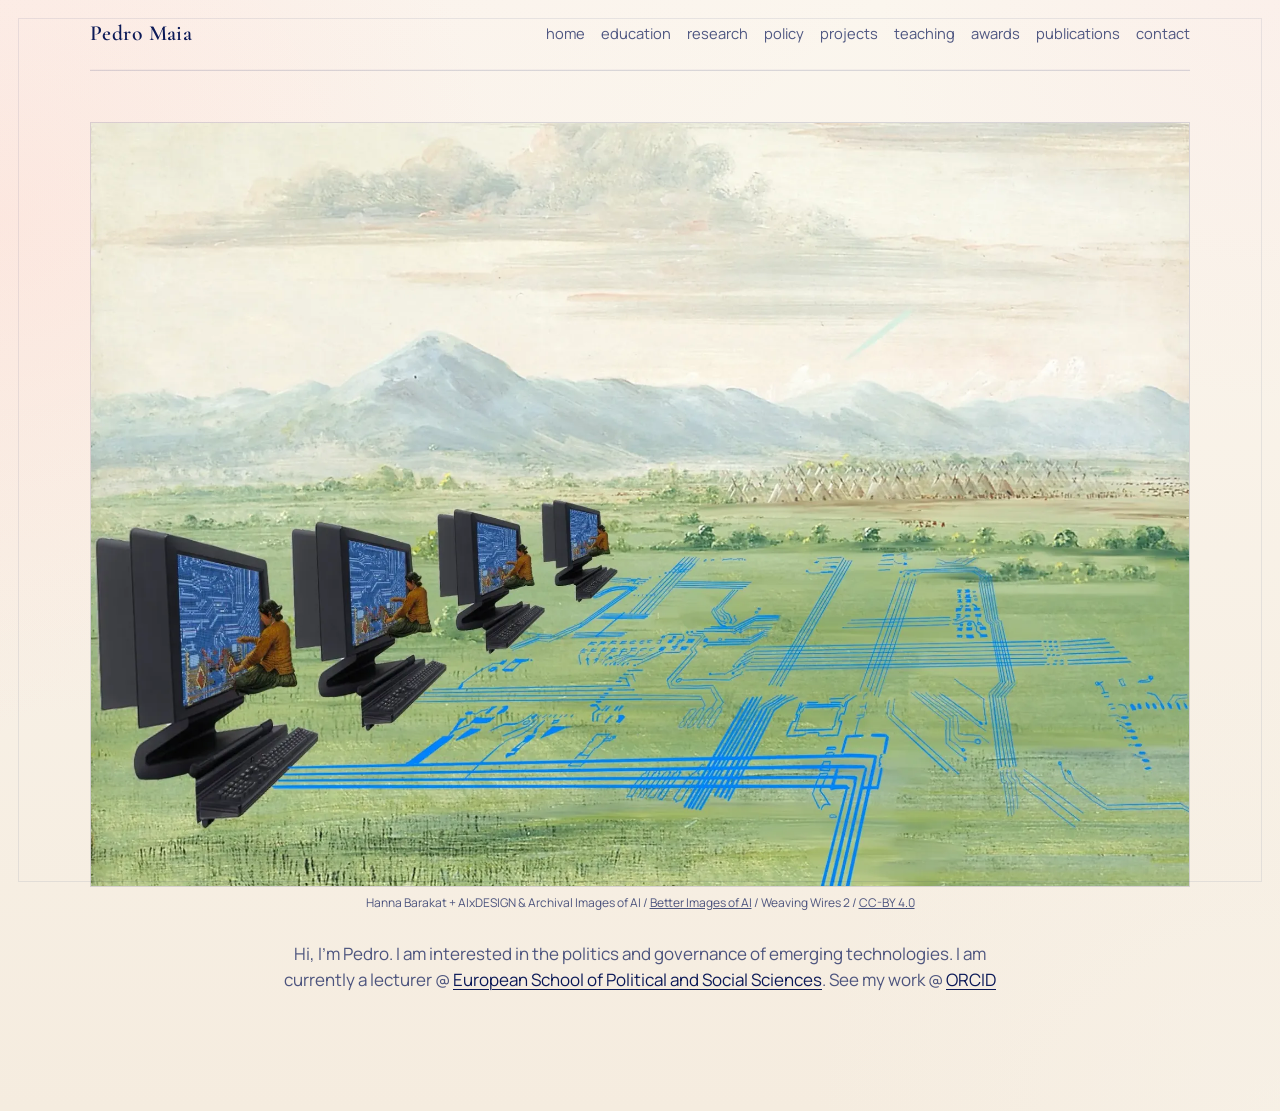
<file: index.html>
<!DOCTYPE html>
<html lang="en">
  <head>
    <meta charset="UTF-8" />
    <meta name="viewport" content="width=device-width, initial-scale=1.0" />
    <title>Pedro Maia | Researcher in Technology, Governance, and International Relations</title>
    <meta
      name="description"
      content="Pedro Maia is a researcher working on emerging technologies, governance, science diplomacy, political science, and international relations."
    />
    <meta
      name="keywords"
      content="Pedro Maia, emerging technologies, governance, science diplomacy, international relations, political science, AI governance, technology policy"
    />
    <meta
      name="google-site-verification"
      content="CUg67tlsT-c6dRMYlg2k17UfppJIGBoAP23Ik1HGSt8"
    />
    <meta name="author" content="Pedro Maia" />
    <meta name="robots" content="index, follow" />
    <link rel="canonical" href="https://pedrodsmaia.github.io/" />
    <meta property="og:type" content="website" />
    <meta property="og:title" content="Pedro Maia | Researcher in Technology, Governance, and International Relations" />
    <meta
      property="og:description"
      content="Pedro Maia is a researcher working on emerging technologies, governance, science diplomacy, political science, and international relations."
    />
    <meta property="og:url" content="https://pedrodsmaia.github.io/" />
    <meta property="og:image" content="https://pedrodsmaia.github.io/photo.jpeg" />
    <meta name="twitter:card" content="summary_large_image" />
    <meta name="twitter:title" content="Pedro Maia | Researcher in Technology, Governance, and International Relations" />
    <meta
      name="twitter:description"
      content="Pedro Maia is a researcher working on emerging technologies, governance, science diplomacy, political science, and international relations."
    />
    <meta name="twitter:image" content="https://pedrodsmaia.github.io/photo.jpeg" />
    <link rel="preconnect" href="https://fonts.googleapis.com" />
    <link rel="preconnect" href="https://fonts.gstatic.com" crossorigin />
    <link
      href="https://fonts.googleapis.com/css2?family=Cormorant+Garamond:wght@400;500;600;700&family=Manrope:wght@400;500;600;700&display=swap"
      rel="stylesheet"
    />
    <link rel="stylesheet" href="styles.css" />
    <script type="application/ld+json">
      {
        "@context": "https://schema.org",
        "@type": "Person",
        "name": "Pedro Maia",
        "url": "https://pedrodsmaia.github.io/",
        "image": "https://pedrodsmaia.github.io/photo.jpeg",
        "jobTitle": "Lecturer",
        "worksFor": [
          {
            "@type": "Organization",
            "name": "European School of Political and Social Sciences"
          }
        ],
        "sameAs": [
          "https://github.com/pedrodsmaia",
          "https://www.linkedin.com/in/pdsmaia/",
          "https://orcid.org/0000-0001-6933-3274"
        ],
        "email": [
          "mailto:pedrodsmaia@gmail.com"
        ],
        "knowsAbout": [
          "Emerging technologies",
          "Governance",
          "Science diplomacy",
          "International relations",
          "Political science",
          "AI governance"
        ]
      }
    </script>
  </head>
  <body>
    <div class="site-frame">
      <header class="site-header">
        <a class="site-name" href="index.html">Pedro Maia</a>
        <nav class="site-nav" aria-label="Main navigation">
          <a href="index.html">home</a>
          <a href="education.html">education</a>
          <a href="research.html">research</a>
          <a href="policy.html">policy</a>
          <a href="projects.html">projects</a>
          <a href="teaching.html">teaching</a>
          <a href="awards.html">awards</a>
          <a href="publications.html">publications</a>
          <a href="contact.html">contact</a>
        </nav>
      </header>

      <main id="top">
        <section class="hero">
          <div class="hero-copy">
            <figure class="home-figure">
              <img
                class="home-image"
                src="weaving-wires-2.webp"
                alt="Collage of a painted prairie landscape with mountains, where women weave at a row of computer monitors connected by blue circuit-board traces"
              />
              <figcaption class="image-credit">
                Hanna Barakat + AIxDESIGN &amp; Archival Images of AI /
                <a href="https://betterimagesofai.org">Better Images of AI</a> /
                Weaving Wires 2 /
                <a href="https://creativecommons.org/licenses/by/4.0/">CC-BY 4.0</a>
              </figcaption>
            </figure>
            <div class="home-intro">
              <p>
                Hi, I’m Pedro. I am interested in the politics and governance
                of emerging technologies. I am currently a lecturer @
                <a href="https://www.espol-lille.eu/">European School of Political and Social Sciences</a>.
                See my work @
                <a href="https://orcid.org/0000-0001-6933-3274">ORCID</a>
              </p>
            </div>
          </div>
        </section>
      </main>
    </div>

    <script src="script.js"></script>
  </body>
</html>
</file>
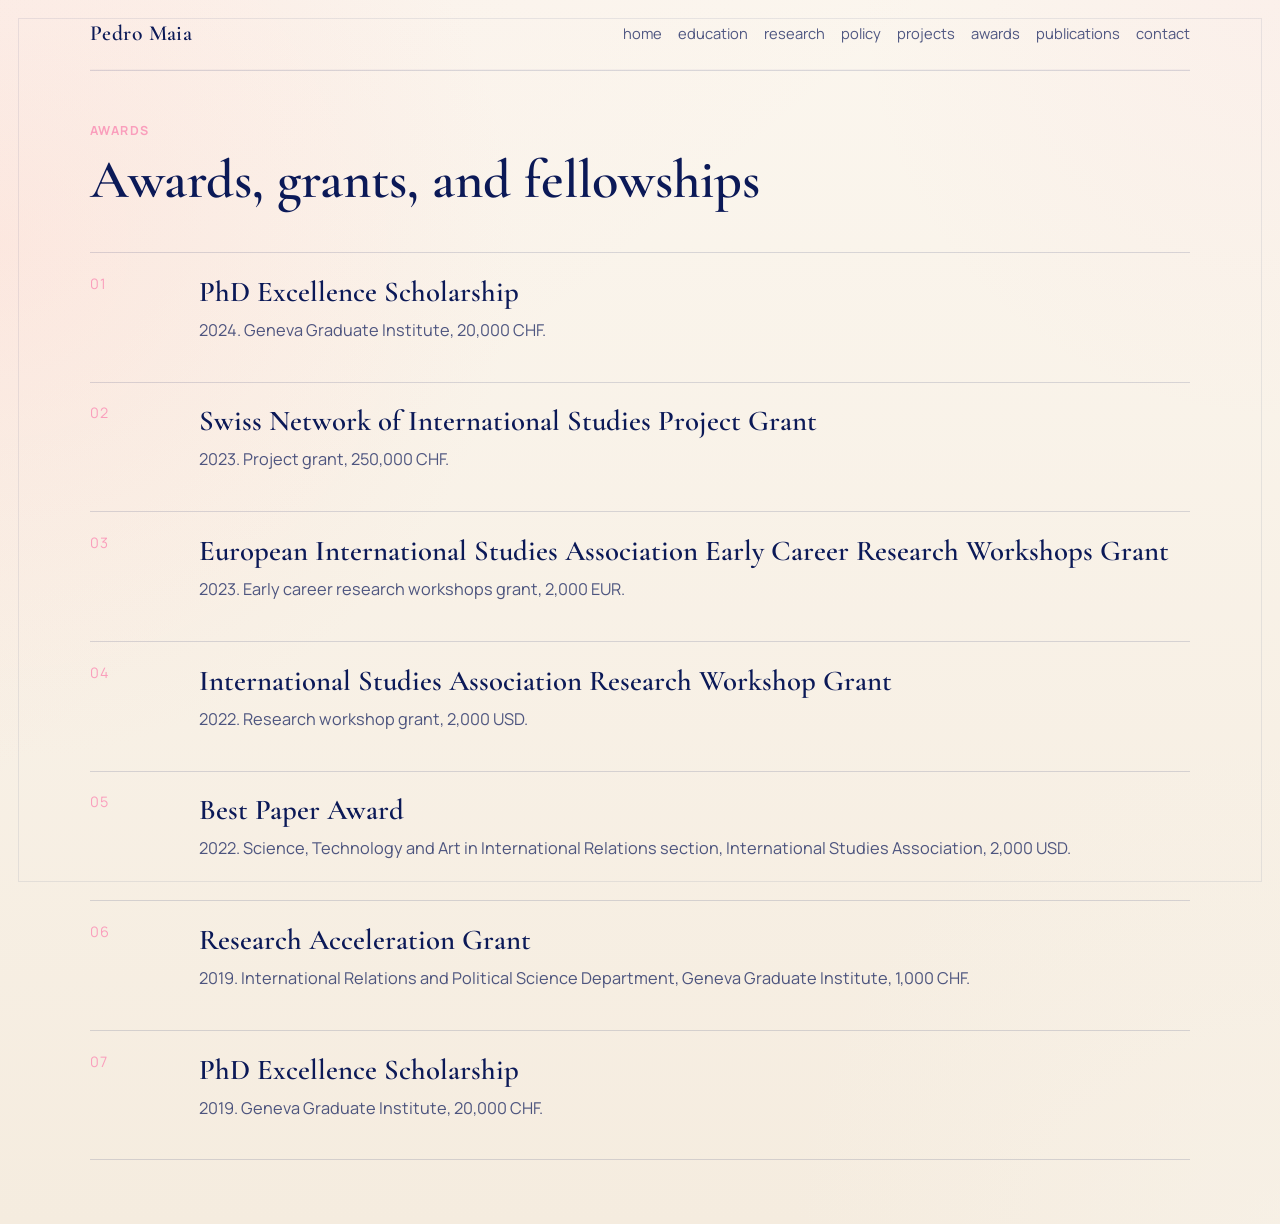
<file: awards.html>
<!DOCTYPE html>
<html lang="en">
  <head>
    <meta charset="UTF-8" />
    <meta name="viewport" content="width=device-width, initial-scale=1.0" />
    <title>Awards | Pedro Maia</title>
    <meta name="description" content="Awards, grants, and fellowships received by Pedro Maia." />
    <link rel="preconnect" href="https://fonts.googleapis.com" />
    <link rel="preconnect" href="https://fonts.gstatic.com" crossorigin />
    <link
      href="https://fonts.googleapis.com/css2?family=Cormorant+Garamond:wght@400;500;600;700&family=Manrope:wght@400;500;600;700&display=swap"
      rel="stylesheet"
    />
    <link rel="stylesheet" href="styles.css" />
  </head>
  <body>
    <div class="site-frame">
      <header class="site-header">
        <a class="site-name" href="index.html">Pedro Maia</a>
        <nav class="site-nav" aria-label="Main navigation">
          <a href="index.html">home</a>
          <a href="education.html">education</a>
          <a href="research.html">research</a>
          <a href="policy.html">policy</a>
          <a href="projects.html">projects</a>
          <a href="awards.html">awards</a>
          <a href="publications.html">publications</a>
          <a href="contact.html">contact</a>
        </nav>
      </header>

      <main>
        <section class="areas-section page-section">
          <div class="section-heading">
            <p class="section-kicker">Awards</p>
            <h2>Awards, grants, and fellowships</h2>
          </div>

          <div class="areas-list">
            <article class="area-item">
              <span class="area-number">01</span>
              <div>
                <h3>PhD Excellence Scholarship</h3>
                <p>2024. Geneva Graduate Institute, 20,000 CHF.</p>
              </div>
            </article>

            <article class="area-item">
              <span class="area-number">02</span>
              <div>
                <h3>Swiss Network of International Studies Project Grant</h3>
                <p>2023. Project grant, 250,000 CHF.</p>
              </div>
            </article>

            <article class="area-item">
              <span class="area-number">03</span>
              <div>
                <h3>European International Studies Association Early Career Research Workshops Grant</h3>
                <p>2023. Early career research workshops grant, 2,000 EUR.</p>
              </div>
            </article>

            <article class="area-item">
              <span class="area-number">04</span>
              <div>
                <h3>International Studies Association Research Workshop Grant</h3>
                <p>2022. Research workshop grant, 2,000 USD.</p>
              </div>
            </article>

            <article class="area-item">
              <span class="area-number">05</span>
              <div>
                <h3>Best Paper Award</h3>
                <p>2022. Science, Technology and Art in International Relations section, International Studies Association, 2,000 USD.</p>
              </div>
            </article>

            <article class="area-item">
              <span class="area-number">06</span>
              <div>
                <h3>Research Acceleration Grant</h3>
                <p>2019. International Relations and Political Science Department, Geneva Graduate Institute, 1,000 CHF.</p>
              </div>
            </article>

            <article class="area-item">
              <span class="area-number">07</span>
              <div>
                <h3>PhD Excellence Scholarship</h3>
                <p>2019. Geneva Graduate Institute, 20,000 CHF.</p>
              </div>
            </article>
          </div>
        </section>
      </main>
    </div>
  </body>
</html>
</file>
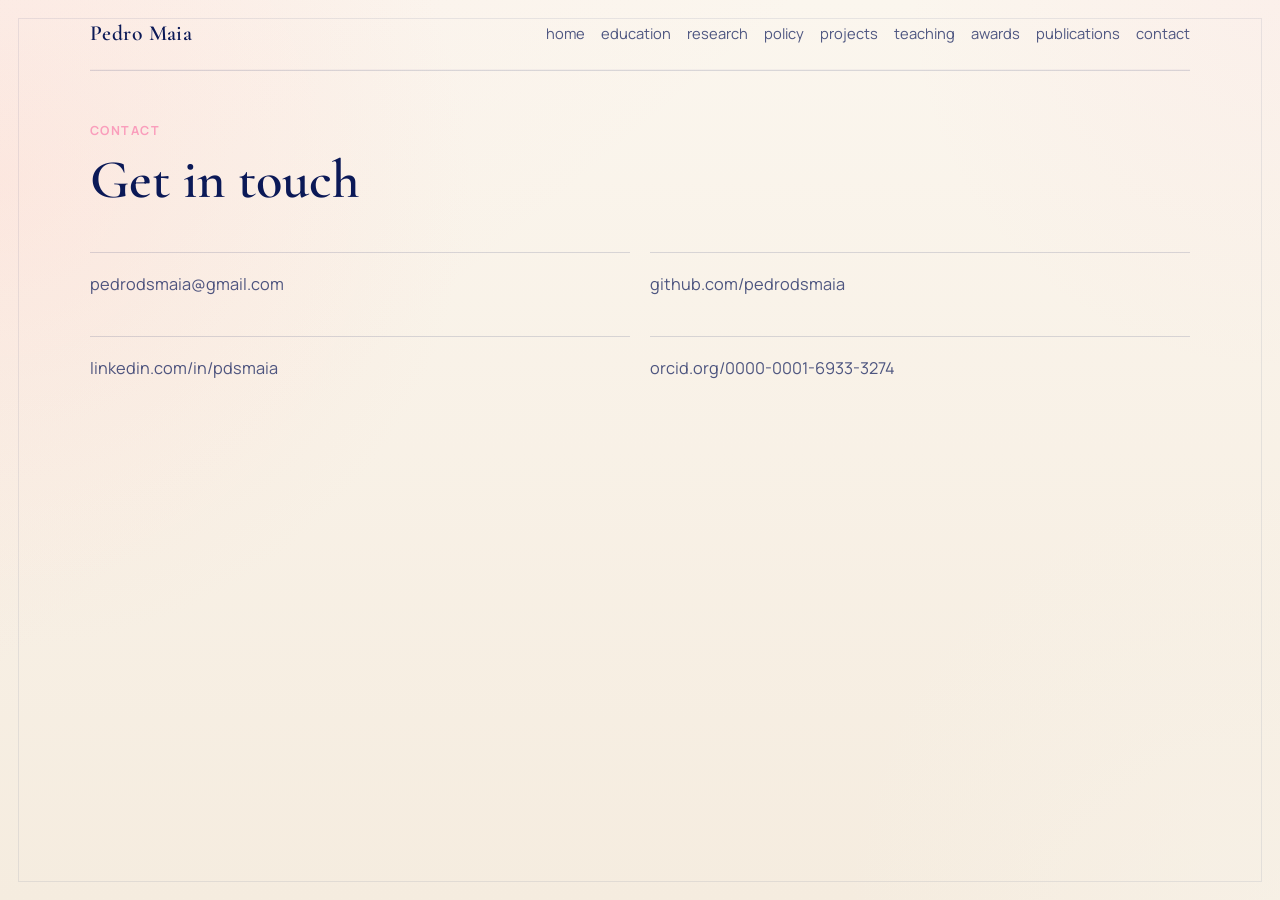
<file: contact.html>
<!DOCTYPE html>
<html lang="en">
  <head>
    <meta charset="UTF-8" />
    <meta name="viewport" content="width=device-width, initial-scale=1.0" />
    <title>Contact | Pedro Maia</title>
    <meta name="description" content="Contact links for Pedro Maia." />
    <link rel="preconnect" href="https://fonts.googleapis.com" />
    <link rel="preconnect" href="https://fonts.gstatic.com" crossorigin />
    <link
      href="https://fonts.googleapis.com/css2?family=Cormorant+Garamond:wght@400;500;600;700&family=Manrope:wght@400;500;600;700&display=swap"
      rel="stylesheet"
    />
    <link rel="stylesheet" href="styles.css" />
  </head>
  <body>
    <div class="site-frame">
      <header class="site-header">
        <a class="site-name" href="index.html">Pedro Maia</a>
        <nav class="site-nav" aria-label="Main navigation">
          <a href="index.html">home</a>
          <a href="education.html">education</a>
          <a href="research.html">research</a>
          <a href="policy.html">policy</a>
          <a href="projects.html">projects</a>
          <a href="teaching.html">teaching</a>
          <a href="awards.html">awards</a>
          <a href="publications.html">publications</a>
          <a href="contact.html">contact</a>
        </nav>
      </header>

      <main>
        <section class="contact-section page-section">
          <div class="section-heading">
            <p class="section-kicker">Contact</p>
            <h2>Get in touch</h2>
          </div>

          <div class="contact-grid">
            <a class="contact-link" href="mailto:pedrodsmaia@gmail.com"><span>pedrodsmaia@gmail.com</span></a>
            <a class="contact-link" href="https://github.com/pedrodsmaia"><span>github.com/pedrodsmaia</span></a>
            <a class="contact-link" href="https://www.linkedin.com/in/pdsmaia/"><span>linkedin.com/in/pdsmaia</span></a>
            <a class="contact-link" href="https://orcid.org/0000-0001-6933-3274"><span>orcid.org/0000-0001-6933-3274</span></a>
          </div>
        </section>
      </main>
    </div>
  </body>
</html>
</file>
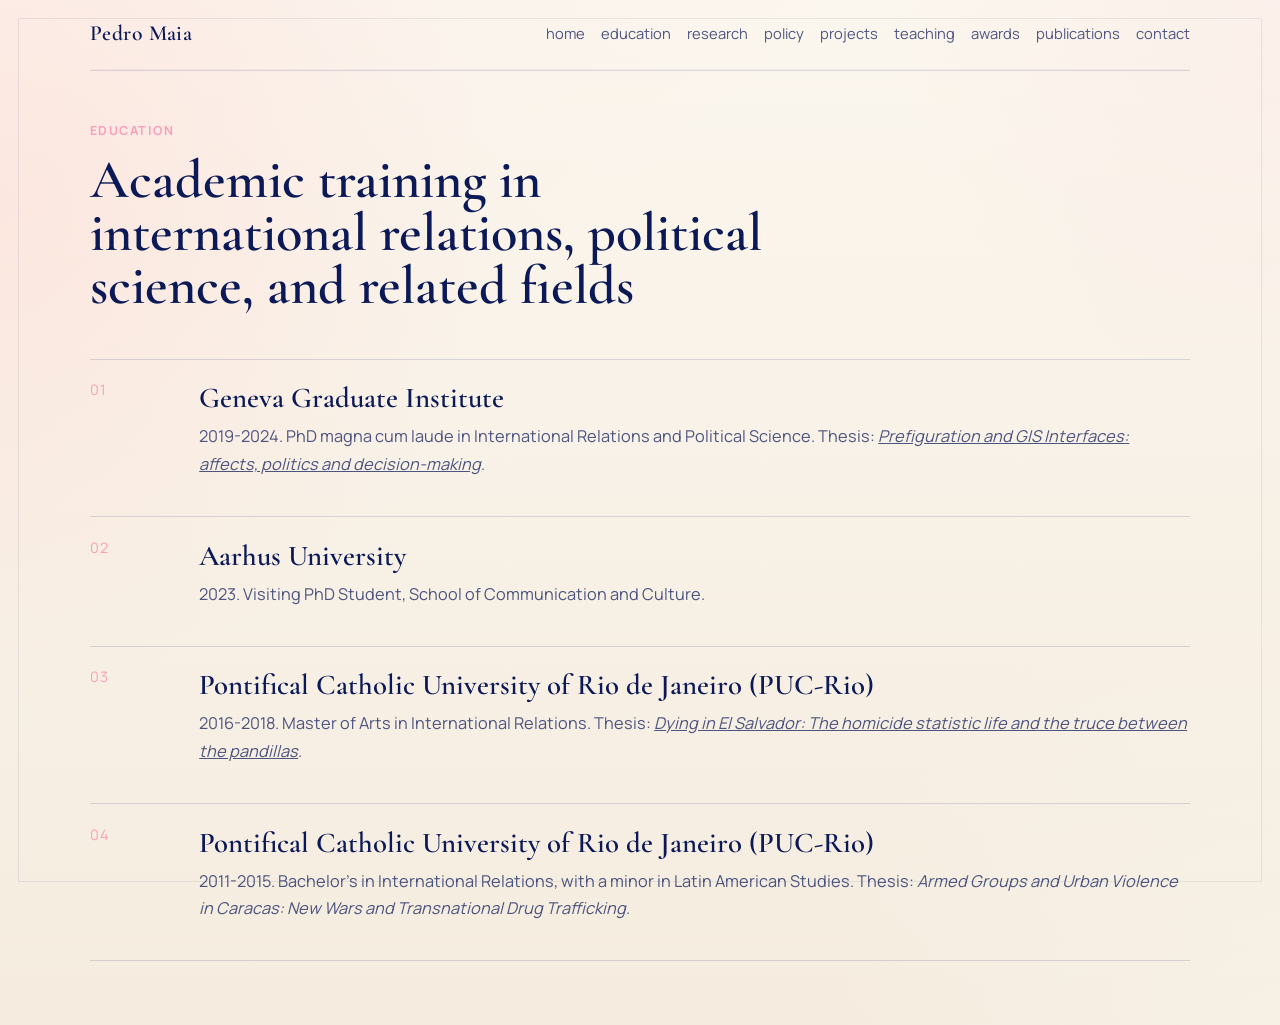
<file: education.html>
<!DOCTYPE html>
<html lang="en">
  <head>
    <meta charset="UTF-8" />
    <meta name="viewport" content="width=device-width, initial-scale=1.0" />
    <title>Education | Pedro Maia</title>
    <meta name="description" content="Education and academic training of Pedro Maia." />
    <link rel="preconnect" href="https://fonts.googleapis.com" />
    <link rel="preconnect" href="https://fonts.gstatic.com" crossorigin />
    <link
      href="https://fonts.googleapis.com/css2?family=Cormorant+Garamond:wght@400;500;600;700&family=Manrope:wght@400;500;600;700&display=swap"
      rel="stylesheet"
    />
    <link rel="stylesheet" href="styles.css" />
  </head>
  <body>
    <div class="site-frame">
      <header class="site-header">
        <a class="site-name" href="index.html">Pedro Maia</a>
        <nav class="site-nav" aria-label="Main navigation">
          <a href="index.html">home</a>
          <a href="education.html">education</a>
          <a href="research.html">research</a>
          <a href="policy.html">policy</a>
          <a href="projects.html">projects</a>
          <a href="teaching.html">teaching</a>
          <a href="awards.html">awards</a>
          <a href="publications.html">publications</a>
          <a href="contact.html">contact</a>
        </nav>
      </header>

      <main>
        <section class="areas-section page-section">
          <div class="section-heading">
            <p class="section-kicker">Education</p>
            <h2>Academic training in international relations, political science, and related fields</h2>
          </div>

          <div class="areas-list">
            <article class="area-item">
              <span class="area-number">01</span>
              <div>
                <h3>Geneva Graduate Institute</h3>
                <p>
                  2019-2024. PhD magna cum laude in International Relations and
                  Political Science. Thesis:
                  <a href="https://repository.graduateinstitute.ch/record/319896"><em>Prefiguration and GIS Interfaces: affects, politics and
                  decision-making</em></a>.
                </p>
              </div>
            </article>

            <article class="area-item">
              <span class="area-number">02</span>
              <div>
                <h3>Aarhus University</h3>
                <p>2023. Visiting PhD Student, School of Communication and Culture.</p>
              </div>
            </article>

            <article class="area-item">
              <span class="area-number">03</span>
              <div>
                <h3>Pontifical Catholic University of Rio de Janeiro (PUC-Rio)</h3>
                <p>
                  2016-2018. Master of Arts in International Relations. Thesis:
                  <a href="https://www.maxwell.vrac.puc-rio.br/35017/35017.PDF"><em>Dying in El Salvador: The homicide statistic life and the
                  truce between the pandillas</em></a>.
                </p>
              </div>
            </article>

            <article class="area-item">
              <span class="area-number">04</span>
              <div>
                <h3>Pontifical Catholic University of Rio de Janeiro (PUC-Rio)</h3>
                <p>
                  2011-2015. Bachelor's in International Relations, with a
                  minor in Latin American Studies. Thesis:
                  <em>Armed Groups and Urban Violence in Caracas: New Wars and
                  Transnational Drug Trafficking</em>.
                </p>
              </div>
            </article>
          </div>
        </section>
      </main>
    </div>
  </body>
</html>
</file>
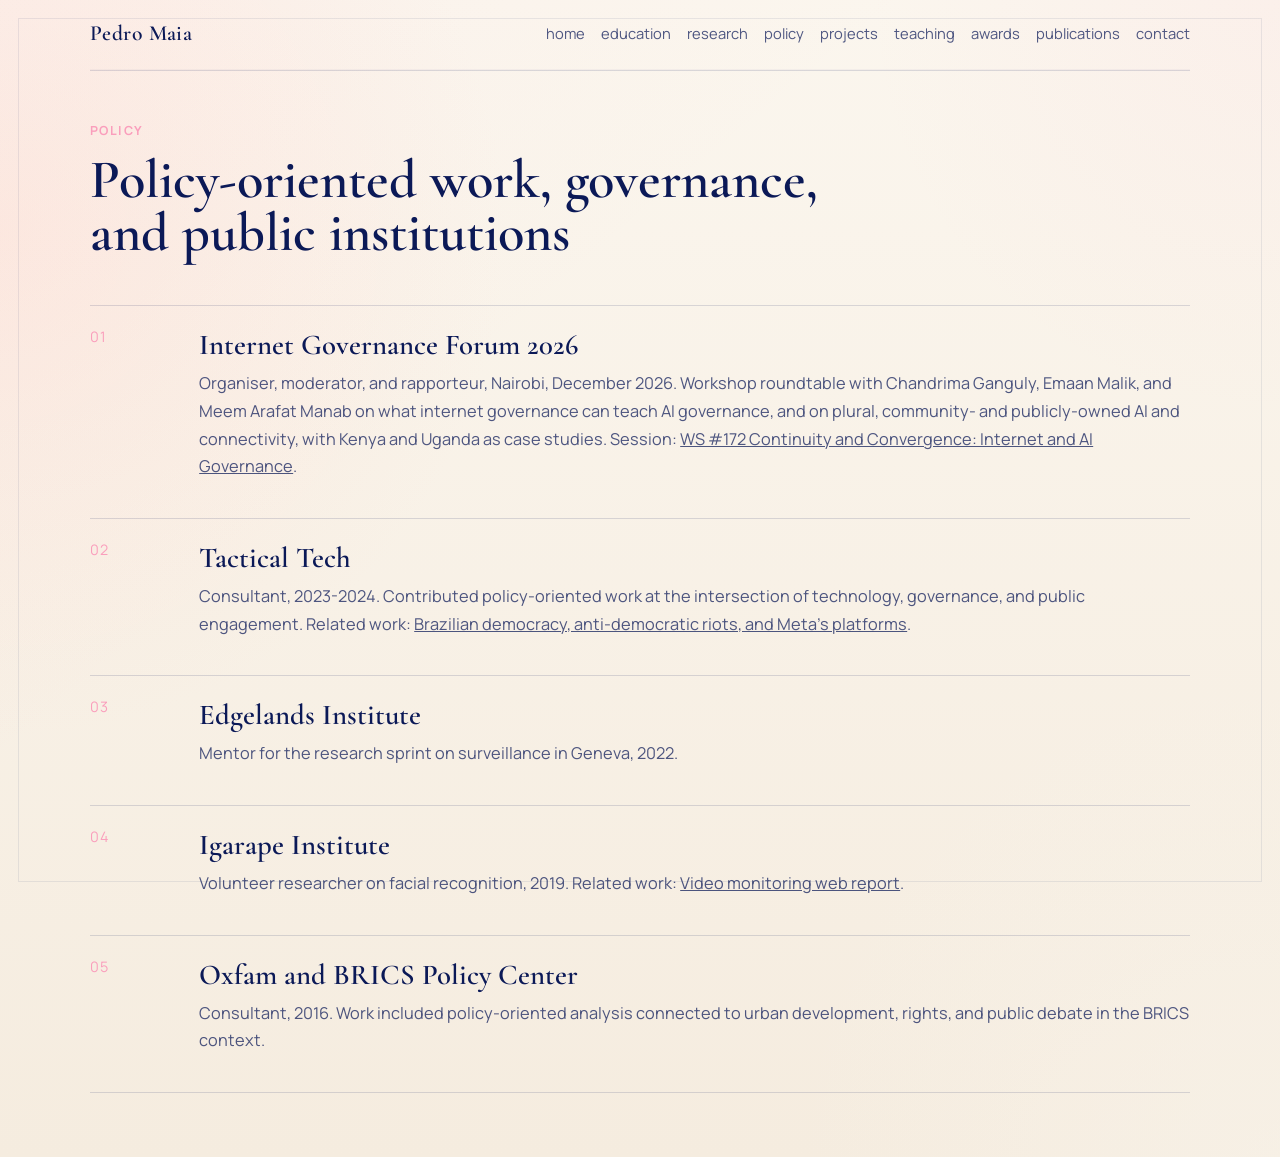
<file: policy.html>
<!DOCTYPE html>
<html lang="en">
  <head>
    <meta charset="UTF-8" />
    <meta name="viewport" content="width=device-width, initial-scale=1.0" />
    <title>Policy | Pedro Maia</title>
    <meta name="description" content="Policy-oriented work by Pedro Maia." />
    <link rel="preconnect" href="https://fonts.googleapis.com" />
    <link rel="preconnect" href="https://fonts.gstatic.com" crossorigin />
    <link
      href="https://fonts.googleapis.com/css2?family=Cormorant+Garamond:wght@400;500;600;700&family=Manrope:wght@400;500;600;700&display=swap"
      rel="stylesheet"
    />
    <link rel="stylesheet" href="styles.css" />
  </head>
  <body>
    <div class="site-frame">
      <header class="site-header">
        <a class="site-name" href="index.html">Pedro Maia</a>
        <nav class="site-nav" aria-label="Main navigation">
          <a href="index.html">home</a>
          <a href="education.html">education</a>
          <a href="research.html">research</a>
          <a href="policy.html">policy</a>
          <a href="projects.html">projects</a>
          <a href="teaching.html">teaching</a>
          <a href="awards.html">awards</a>
          <a href="publications.html">publications</a>
          <a href="contact.html">contact</a>
        </nav>
      </header>

      <main>
        <section class="areas-section page-section">
          <div class="section-heading">
            <p class="section-kicker">Policy</p>
            <h2>Policy-oriented work, governance, and public institutions</h2>
          </div>

          <div class="areas-list">
            <article class="area-item">
              <span class="area-number">01</span>
              <div>
                <h3>Internet Governance Forum 2026</h3>
                <p>Organiser, moderator, and rapporteur, Nairobi, December 2026. Workshop roundtable with Chandrima Ganguly, Emaan Malik, and Meem Arafat Manab on what internet governance can teach AI governance, and on plural, community- and publicly-owned AI and connectivity, with Kenya and Uganda as case studies. Session: <a href="https://intgovforum.org/en/content/igf-2026-ws-172-continuity-and-convergence-internet-and-ai-governance">WS #172 Continuity and Convergence: Internet and AI Governance</a>.</p>
              </div>
            </article>
            <article class="area-item">
              <span class="area-number">02</span>
              <div>
                <h3>Tactical Tech</h3>
                <p>Consultant, 2023-2024. Contributed policy-oriented work at the intersection of technology, governance, and public engagement. Related work: <a href="https://influenceindustry.org/en/explorer/case-studies/brazil-elections-meta-platforms/">Brazilian democracy, anti-democratic riots, and Meta's platforms</a>.</p>
              </div>
            </article>
            <article class="area-item">
              <span class="area-number">03</span>
              <div>
                <h3>Edgelands Institute</h3>
                <p>Mentor for the research sprint on surveillance in Geneva, 2022.</p>
              </div>
            </article>
            <article class="area-item">
              <span class="area-number">04</span>
              <div>
                <h3>Igarape Institute</h3>
                <p>Volunteer researcher on facial recognition, 2019. Related work: <a href="https://igarape.org.br/videomonitoramento-webreport/">Video monitoring web report</a>.</p>
              </div>
            </article>
            <article class="area-item">
              <span class="area-number">05</span>
              <div>
                <h3>Oxfam and BRICS Policy Center</h3>
                <p>Consultant, 2016. Work included policy-oriented analysis connected to urban development, rights, and public debate in the BRICS context.</p>
              </div>
            </article>
          </div>
        </section>
      </main>
    </div>
  </body>
</html>
</file>
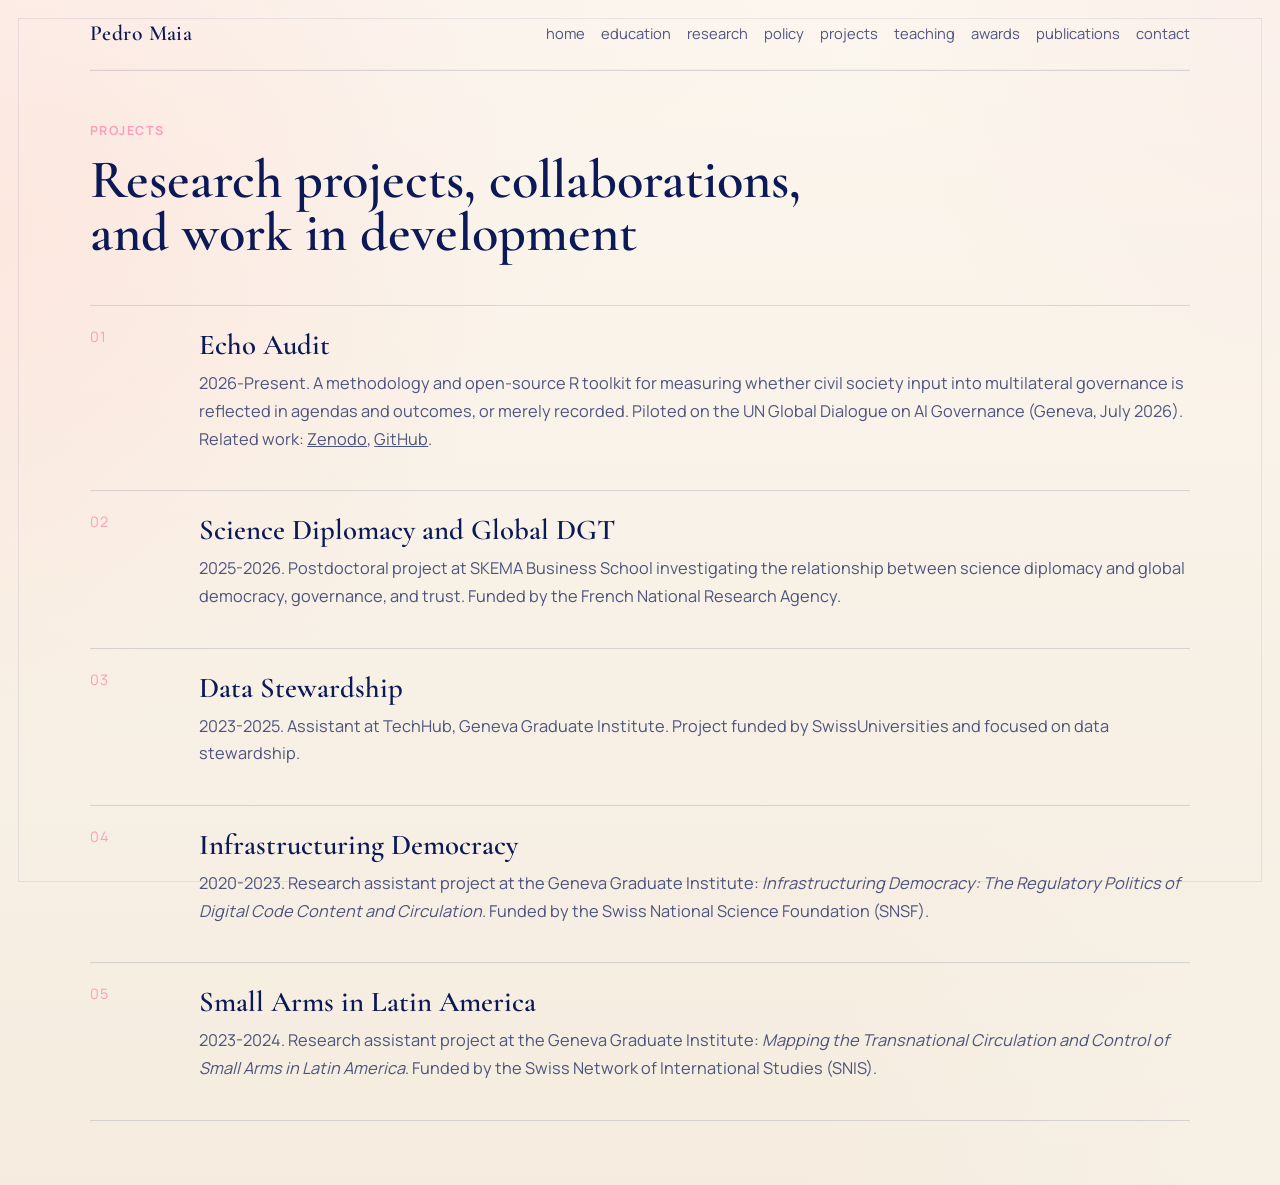
<file: projects.html>
<!DOCTYPE html>
<html lang="en">
  <head>
    <meta charset="UTF-8" />
    <meta name="viewport" content="width=device-width, initial-scale=1.0" />
    <title>Projects | Pedro Maia</title>
    <meta name="description" content="Research projects and collaborations by Pedro Maia." />
    <link rel="preconnect" href="https://fonts.googleapis.com" />
    <link rel="preconnect" href="https://fonts.gstatic.com" crossorigin />
    <link
      href="https://fonts.googleapis.com/css2?family=Cormorant+Garamond:wght@400;500;600;700&family=Manrope:wght@400;500;600;700&display=swap"
      rel="stylesheet"
    />
    <link rel="stylesheet" href="styles.css" />
  </head>
  <body>
    <div class="site-frame">
      <header class="site-header">
        <a class="site-name" href="index.html">Pedro Maia</a>
        <nav class="site-nav" aria-label="Main navigation">
          <a href="index.html">home</a>
          <a href="education.html">education</a>
          <a href="research.html">research</a>
          <a href="policy.html">policy</a>
          <a href="projects.html">projects</a>
          <a href="teaching.html">teaching</a>
          <a href="awards.html">awards</a>
          <a href="publications.html">publications</a>
          <a href="contact.html">contact</a>
        </nav>
      </header>

      <main>
        <section class="areas-section page-section">
          <div class="section-heading">
            <p class="section-kicker">Projects</p>
            <h2>Research projects, collaborations, and work in development</h2>
          </div>

          <div class="areas-list">
            <article class="area-item">
              <span class="area-number">01</span>
              <div>
                <h3>Echo Audit</h3>
                <p>2026-Present. A methodology and open-source R toolkit for measuring whether civil society input into multilateral governance is reflected in agendas and outcomes, or merely recorded. Piloted on the UN Global Dialogue on AI Governance (Geneva, July 2026). Related work: <a href="https://doi.org/10.5281/zenodo.22643933">Zenodo</a>, <a href="https://github.com/pedrodsmaia/echo">GitHub</a>.</p>
              </div>
            </article>
            <article class="area-item">
              <span class="area-number">02</span>
              <div>
                <h3>Science Diplomacy and Global DGT</h3>
                <p>2025-2026. Postdoctoral project at SKEMA Business School investigating the relationship between science diplomacy and global democracy, governance, and trust. Funded by the French National Research Agency.</p>
              </div>
            </article>
            <article class="area-item">
              <span class="area-number">03</span>
              <div>
                <h3>Data Stewardship</h3>
                <p>2023-2025. Assistant at TechHub, Geneva Graduate Institute. Project funded by SwissUniversities and focused on data stewardship.</p>
              </div>
            </article>
            <article class="area-item">
              <span class="area-number">04</span>
              <div>
                <h3>Infrastructuring Democracy</h3>
                <p>2020-2023. Research assistant project at the Geneva Graduate Institute: <em>Infrastructuring Democracy: The Regulatory Politics of Digital Code Content and Circulation</em>. Funded by the Swiss National Science Foundation (SNSF).</p>
              </div>
            </article>
            <article class="area-item">
              <span class="area-number">05</span>
              <div>
                <h3>Small Arms in Latin America</h3>
                <p>2023-2024. Research assistant project at the Geneva Graduate Institute: <em>Mapping the Transnational Circulation and Control of Small Arms in Latin America</em>. Funded by the Swiss Network of International Studies (SNIS).</p>
              </div>
            </article>
          </div>
        </section>
      </main>
    </div>
  </body>
</html>
</file>
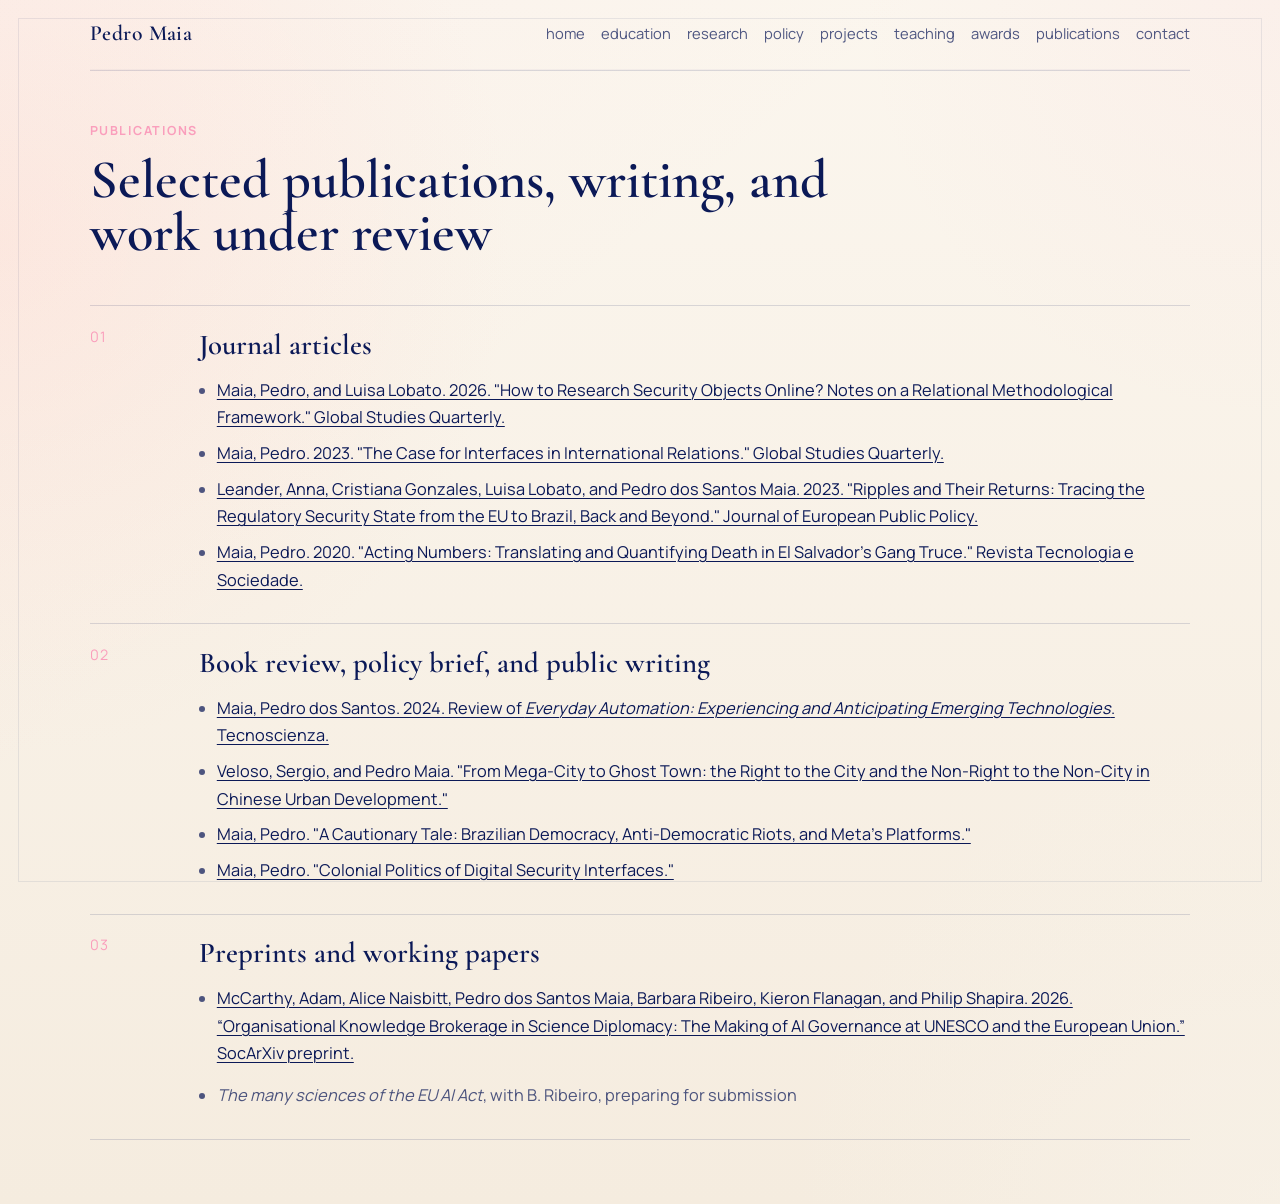
<file: publications.html>
<!DOCTYPE html>
<html lang="en">
  <head>
    <meta charset="UTF-8" />
    <meta name="viewport" content="width=device-width, initial-scale=1.0" />
    <title>Publications | Pedro Maia</title>
    <meta name="description" content="Selected publications, writing, and works under review by Pedro Maia." />
    <link rel="preconnect" href="https://fonts.googleapis.com" />
    <link rel="preconnect" href="https://fonts.gstatic.com" crossorigin />
    <link
      href="https://fonts.googleapis.com/css2?family=Cormorant+Garamond:wght@400;500;600;700&family=Manrope:wght@400;500;600;700&display=swap"
      rel="stylesheet"
    />
    <link rel="stylesheet" href="styles.css" />
  </head>
  <body>
    <div class="site-frame">
      <header class="site-header">
        <a class="site-name" href="index.html">Pedro Maia</a>
        <nav class="site-nav" aria-label="Main navigation">
          <a href="index.html">home</a>
          <a href="education.html">education</a>
          <a href="research.html">research</a>
          <a href="policy.html">policy</a>
          <a href="projects.html">projects</a>
          <a href="teaching.html">teaching</a>
          <a href="awards.html">awards</a>
          <a href="publications.html">publications</a>
          <a href="contact.html">contact</a>
        </nav>
      </header>

      <main>
        <section class="areas-section page-section">
          <div class="section-heading">
            <p class="section-kicker">Publications</p>
            <h2>Selected publications, writing, and work under review</h2>
          </div>

          <div class="areas-list">
            <article class="area-item">
              <span class="area-number">01</span>
              <div>
                <h3>Journal articles</h3>
                <ul class="link-list">
                  <li><a href="https://doi.org/10.1093/isagsq/ksag129">Maia, Pedro, and Luisa Lobato. 2026. "How to Research Security Objects Online? Notes on a Relational Methodological Framework." Global Studies Quarterly.</a></li>
                  <li><a href="https://doi.org/10.1093/isagsq/ksad054">Maia, Pedro. 2023. "The Case for Interfaces in International Relations." Global Studies Quarterly.</a></li>
                  <li><a href="https://doi.org/10.1080/13501763.2023.2174583">Leander, Anna, Cristiana Gonzales, Luisa Lobato, and Pedro dos Santos Maia. 2023. "Ripples and Their Returns: Tracing the Regulatory Security State from the EU to Brazil, Back and Beyond." Journal of European Public Policy.</a></li>
                  <li><a href="https://doi.org/10.3895/rts.v16n39.10104">Maia, Pedro. 2020. "Acting Numbers: Translating and Quantifying Death in El Salvador's Gang Truce." Revista Tecnologia e Sociedade.</a></li>
                </ul>
              </div>
            </article>
            <article class="area-item">
              <span class="area-number">02</span>
              <div>
                <h3>Book review, policy brief, and public writing</h3>
                <ul class="link-list">
                  <li><a href="https://doi.org/10.6092/issn.2038-3460/18597">Maia, Pedro dos Santos. 2024. Review of <em>Everyday Automation: Experiencing and Anticipating Emerging Technologies</em>. Tecnoscienza.</a></li>
                  <li><a href="https://www.academia.edu/download/40718487/selection.pdf">Veloso, Sergio, and Pedro Maia. "From Mega-City to Ghost Town: the Right to the City and the Non-Right to the Non-City in Chinese Urban Development."</a></li>
                  <li><a href="https://influenceindustry.org/en/explorer/case-studies/brazil-elections-meta-platforms/">Maia, Pedro. "A Cautionary Tale: Brazilian Democracy, Anti-Democratic Riots, and Meta's Platforms."</a></li>
                  <li><a href="https://www.e-ir.info/2020/03/17/colonial-politics-of-digital-security-interfaces/">Maia, Pedro. "Colonial Politics of Digital Security Interfaces."</a></li>
                </ul>
              </div>
            </article>
            <article class="area-item">
              <span class="area-number">03</span>
              <div>
                <h3>Preprints and working papers</h3>
                <ul class="link-list">
                  <li><a href="https://doi.org/10.31235/osf.io/9h8ks_v1">McCarthy, Adam, Alice Naisbitt, Pedro dos Santos Maia, Barbara Ribeiro, Kieron Flanagan, and Philip Shapira. 2026. &ldquo;Organisational Knowledge Brokerage in Science Diplomacy: The Making of AI Governance at UNESCO and the European Union.&rdquo; SocArXiv preprint.</a></li>
                </ul>
                <ul class="detail-list">
                  <li><em>The many sciences of the EU AI Act</em>, with B. Ribeiro, preparing for submission</li>
                </ul>
              </div>
            </article>
          </div>
        </section>
      </main>
    </div>
  </body>
</html>
</file>
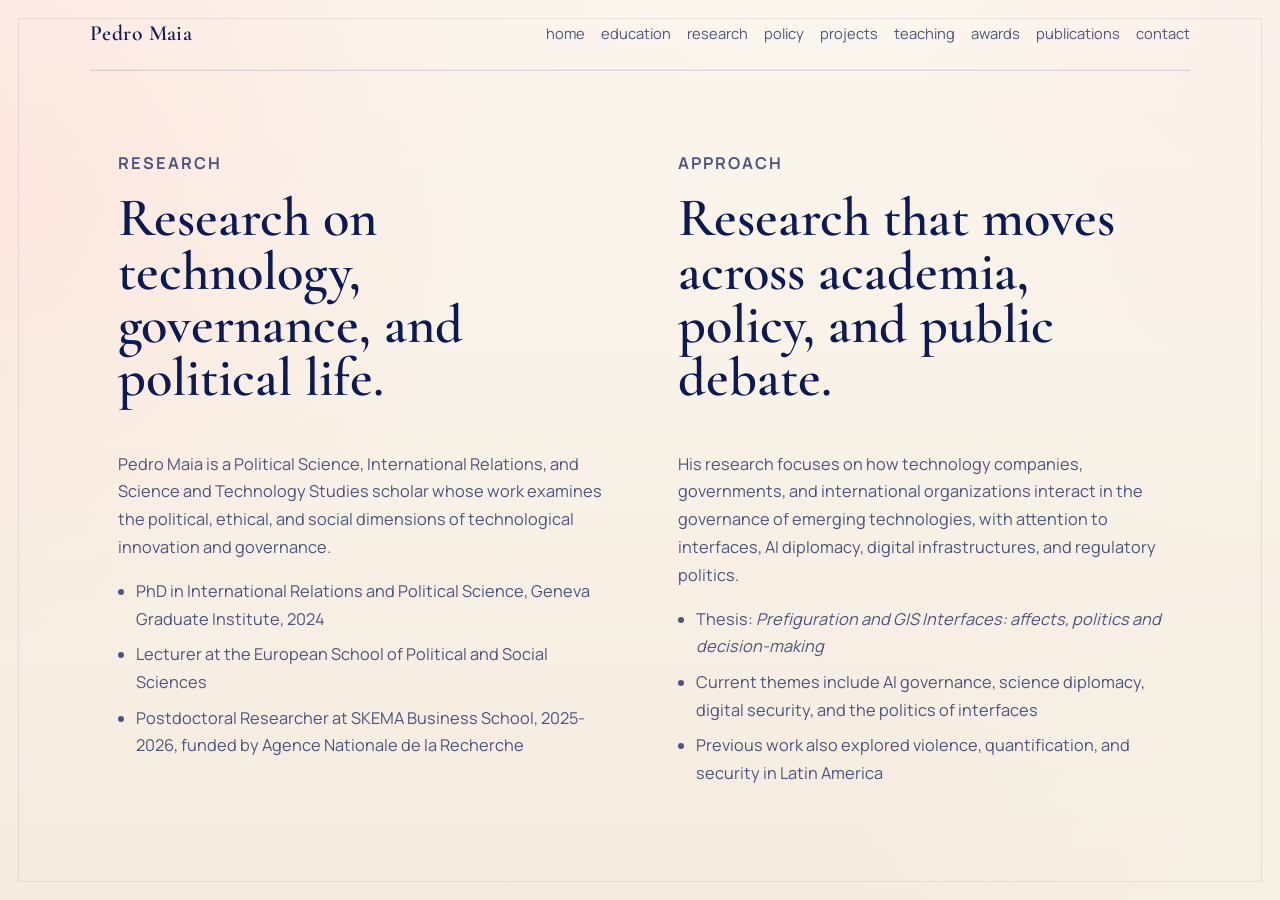
<file: research.html>
<!DOCTYPE html>
<html lang="en">
  <head>
    <meta charset="UTF-8" />
    <meta name="viewport" content="width=device-width, initial-scale=1.0" />
    <title>Research | Pedro Maia</title>
    <meta name="description" content="Research by Pedro Maia on emerging technologies, governance, international relations, and political life." />
    <link rel="preconnect" href="https://fonts.googleapis.com" />
    <link rel="preconnect" href="https://fonts.gstatic.com" crossorigin />
    <link
      href="https://fonts.googleapis.com/css2?family=Cormorant+Garamond:wght@400;500;600;700&family=Manrope:wght@400;500;600;700&display=swap"
      rel="stylesheet"
    />
    <link rel="stylesheet" href="styles.css" />
  </head>
  <body>
    <div class="site-frame">
      <header class="site-header">
        <a class="site-name" href="index.html">Pedro Maia</a>
        <nav class="site-nav" aria-label="Main navigation">
          <a href="index.html">home</a>
          <a href="education.html">education</a>
          <a href="research.html">research</a>
          <a href="policy.html">policy</a>
          <a href="projects.html">projects</a>
          <a href="teaching.html">teaching</a>
          <a href="awards.html">awards</a>
          <a href="publications.html">publications</a>
          <a href="contact.html">contact</a>
        </nav>
      </header>

      <main>
        <section class="intro-grid page-section" id="research">
          <article class="intro-card">
            <p class="section-kicker">Research</p>
            <h2>Research on technology, governance, and political life.</h2>
            <p>
              Pedro Maia is a Political Science, International Relations, and
              Science and Technology Studies scholar whose work examines the
              political, ethical, and social dimensions of technological
              innovation and governance.
            </p>
            <ul class="detail-list">
              <li>PhD in International Relations and Political Science, Geneva Graduate Institute, 2024</li>
              <li>Lecturer at the European School of Political and Social Sciences</li>
              <li>Postdoctoral Researcher at SKEMA Business School, 2025-2026, funded by Agence Nationale de la Recherche</li>
            </ul>
          </article>

          <article class="intro-card">
            <p class="section-kicker">Approach</p>
            <h2>Research that moves across academia, policy, and public debate.</h2>
            <p>
              His research focuses on how technology companies, governments,
              and international organizations interact in the governance of
              emerging technologies, with attention to interfaces, AI
              diplomacy, digital infrastructures, and regulatory politics.
            </p>
            <ul class="detail-list">
              <li>Thesis: <em>Prefiguration and GIS Interfaces: affects, politics and decision-making</em></li>
              <li>Current themes include AI governance, science diplomacy, digital security, and the politics of interfaces</li>
              <li>Previous work also explored violence, quantification, and security in Latin America</li>
            </ul>
          </article>
        </section>
      </main>
    </div>
  </body>
</html>
</file>
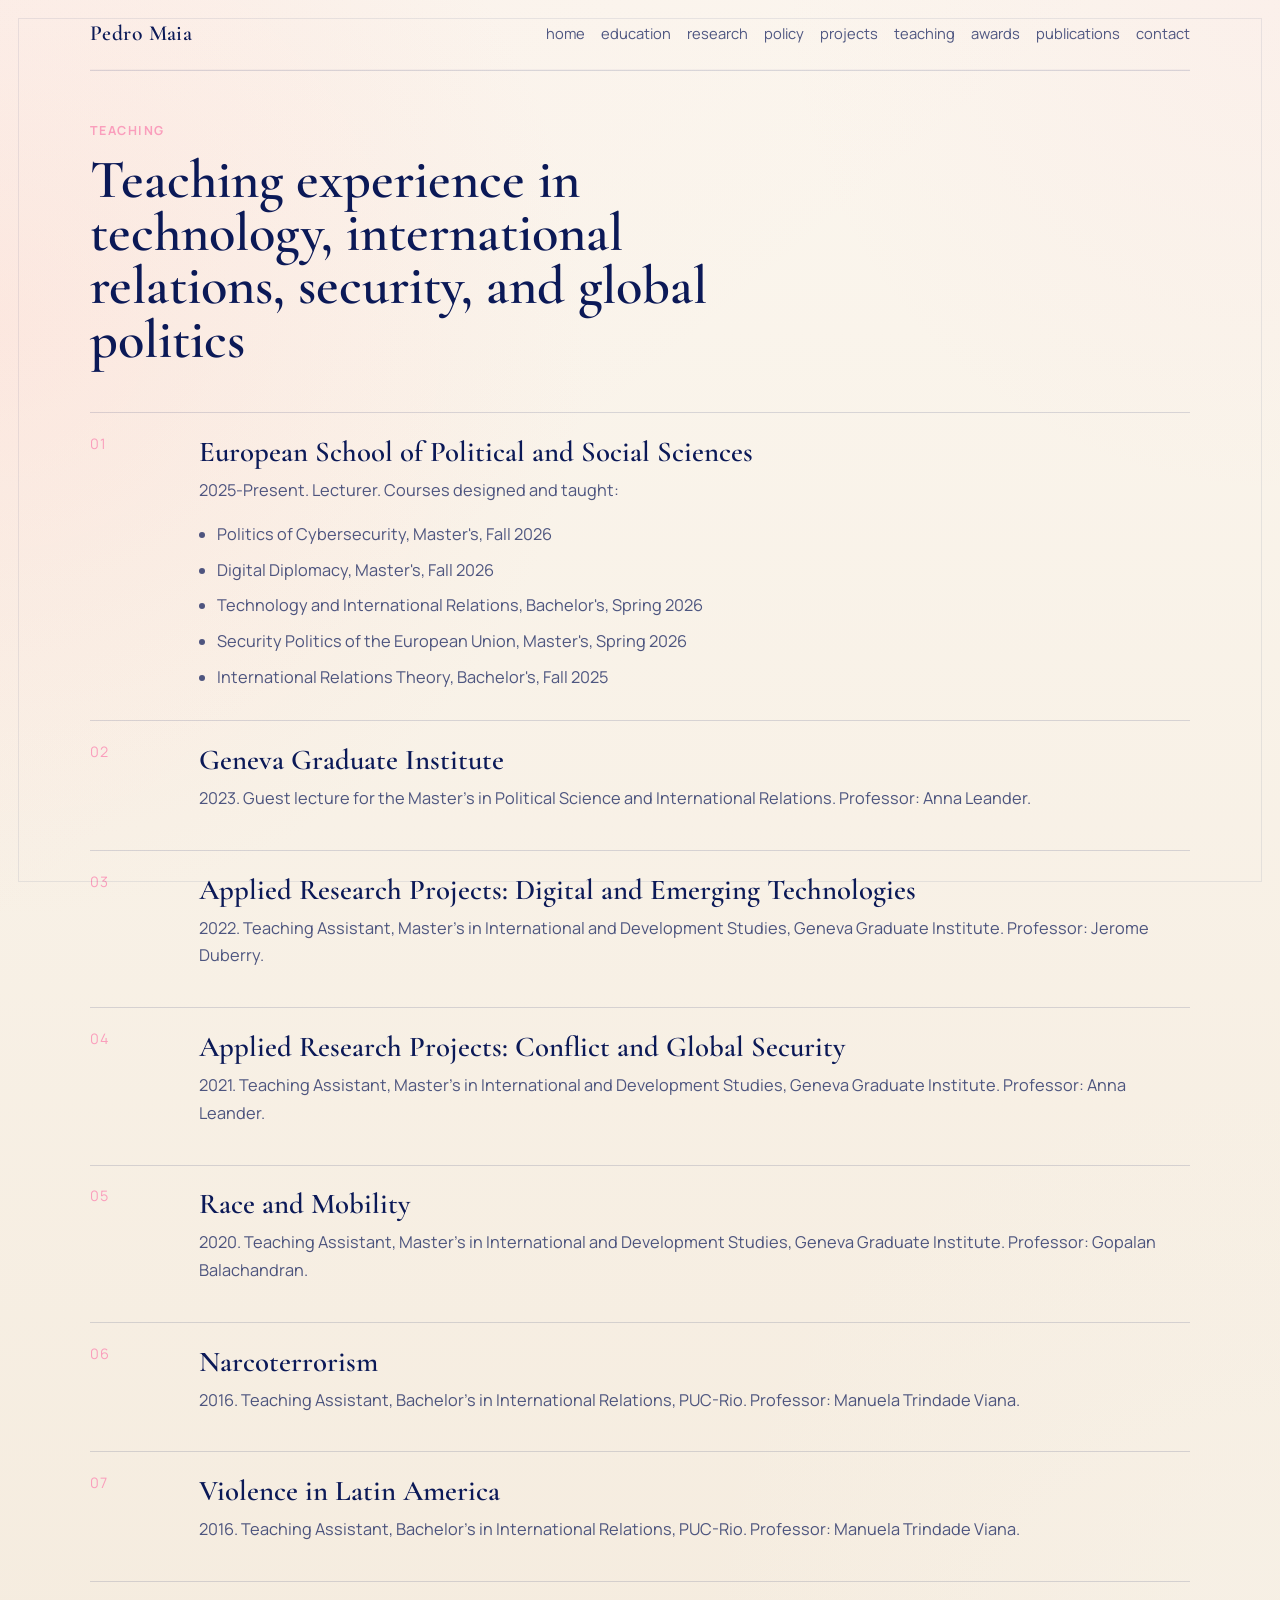
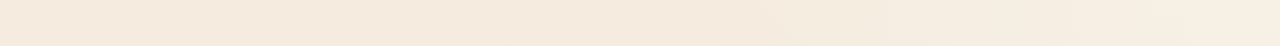
<file: teaching.html>
<!DOCTYPE html>
<html lang="en">
  <head>
    <meta charset="UTF-8" />
    <meta name="viewport" content="width=device-width, initial-scale=1.0" />
    <title>Teaching | Pedro Maia</title>
    <meta name="description" content="Teaching experience of Pedro Maia, including lecturer roles and teaching assistantships." />
    <link rel="preconnect" href="https://fonts.googleapis.com" />
    <link rel="preconnect" href="https://fonts.gstatic.com" crossorigin />
    <link
      href="https://fonts.googleapis.com/css2?family=Cormorant+Garamond:wght@400;500;600;700&family=Manrope:wght@400;500;600;700&display=swap"
      rel="stylesheet"
    />
    <link rel="stylesheet" href="styles.css" />
  </head>
  <body>
    <div class="site-frame">
      <header class="site-header">
        <a class="site-name" href="index.html">Pedro Maia</a>
        <nav class="site-nav" aria-label="Main navigation">
          <a href="index.html">home</a>
          <a href="education.html">education</a>
          <a href="research.html">research</a>
          <a href="policy.html">policy</a>
          <a href="projects.html">projects</a>
          <a href="teaching.html">teaching</a>
          <a href="awards.html">awards</a>
          <a href="publications.html">publications</a>
          <a href="contact.html">contact</a>
        </nav>
      </header>

      <main>
        <section class="areas-section page-section">
          <div class="section-heading">
            <p class="section-kicker">Teaching</p>
            <h2>Teaching experience in technology, international relations, security, and global politics</h2>
          </div>

          <div class="areas-list">
            <article class="area-item">
              <span class="area-number">01</span>
              <div>
                <h3>European School of Political and Social Sciences</h3>
                <p>2025-Present. Lecturer. Courses designed and taught:</p>
                <ul class="detail-list">
                  <li>Politics of Cybersecurity, Master's, Fall 2026</li>
                  <li>Digital Diplomacy, Master's, Fall 2026</li>
                  <li>Technology and International Relations, Bachelor's, Spring 2026</li>
                  <li>Security Politics of the European Union, Master's, Spring 2026</li>
                  <li>International Relations Theory, Bachelor's, Fall 2025</li>
                </ul>
              </div>
            </article>

            <article class="area-item">
              <span class="area-number">02</span>
              <div>
                <h3>Geneva Graduate Institute</h3>
                <p>
                  2023. Guest lecture for the Master's in Political Science and
                  International Relations. Professor: Anna Leander.
                </p>
              </div>
            </article>

            <article class="area-item">
              <span class="area-number">03</span>
              <div>
                <h3>Applied Research Projects: Digital and Emerging Technologies</h3>
                <p>
                  2022. Teaching Assistant, Master's in International and
                  Development Studies, Geneva Graduate Institute. Professor:
                  Jerome Duberry.
                </p>
              </div>
            </article>

            <article class="area-item">
              <span class="area-number">04</span>
              <div>
                <h3>Applied Research Projects: Conflict and Global Security</h3>
                <p>
                  2021. Teaching Assistant, Master's in International and
                  Development Studies, Geneva Graduate Institute. Professor:
                  Anna Leander.
                </p>
              </div>
            </article>

            <article class="area-item">
              <span class="area-number">05</span>
              <div>
                <h3>Race and Mobility</h3>
                <p>
                  2020. Teaching Assistant, Master's in International and
                  Development Studies, Geneva Graduate Institute. Professor:
                  Gopalan Balachandran.
                </p>
              </div>
            </article>

            <article class="area-item">
              <span class="area-number">06</span>
              <div>
                <h3>Narcoterrorism</h3>
                <p>
                  2016. Teaching Assistant, Bachelor's in International
                  Relations, PUC-Rio. Professor: Manuela Trindade Viana.
                </p>
              </div>
            </article>

            <article class="area-item">
              <span class="area-number">07</span>
              <div>
                <h3>Violence in Latin America</h3>
                <p>
                  2016. Teaching Assistant, Bachelor's in International
                  Relations, PUC-Rio. Professor: Manuela Trindade Viana.
                </p>
              </div>
            </article>
          </div>
        </section>
      </main>
    </div>
  </body>
</html>
</file>
<file: styles.css>
:root {
  --paper: #fbf6ee;
  --paper-deep: #f5ecdf;
  --surface: rgba(255, 255, 255, 0.58);
  --surface-strong: rgba(248, 243, 234, 0.96);
  --text: #0b1957;
  --muted: rgba(11, 25, 87, 0.72);
  --line: rgba(11, 25, 87, 0.14);
  --accent: #fa9ebc;
  --accent-soft: rgba(250, 158, 188, 0.16);
  --accent-faint: rgba(250, 158, 188, 0.08);
  --max-width: 1100px;
  --shadow: 0 20px 48px rgba(24, 28, 52, 0.08);
}

* {
  box-sizing: border-box;
}

html {
  scroll-behavior: smooth;
}

body {
  margin: 0;
  min-height: 100vh;
  color: var(--text);
  font-family: "Manrope", sans-serif;
  background:
    linear-gradient(140deg, rgba(250, 158, 188, 0.05), transparent 35%),
    radial-gradient(circle at top right, rgba(250, 158, 188, 0.07), transparent 24%),
    radial-gradient(circle at left 20%, rgba(255, 219, 209, 0.4), transparent 32%),
    radial-gradient(circle at bottom right, rgba(248, 243, 234, 0.55), transparent 28%),
    linear-gradient(180deg, var(--paper) 0%, var(--paper-deep) 100%);
}

body::before {
  content: "";
  position: fixed;
  inset: 18px;
  border: 1px solid rgba(11, 25, 87, 0.08);
  pointer-events: none;
}

a {
  color: inherit;
}

.site-frame {
  width: min(calc(100% - 2rem), var(--max-width));
  margin: 0 auto;
  padding: 1.25rem 0 4rem;
}

.site-header {
  display: flex;
  justify-content: space-between;
  align-items: center;
  gap: 1rem;
  padding-bottom: 1.5rem;
  border-bottom: 1px solid var(--line);
  box-shadow: inset 0 -1px 0 rgba(11, 25, 87, 0.03);
}

.site-name,
.site-nav a {
  text-decoration: none;
}

.site-name,
h1,
h2,
h3 {
  font-family: "Cormorant Garamond", serif;
}

.site-name {
  font-size: 1.35rem;
  font-weight: 600;
  letter-spacing: 0.02em;
  color: var(--text);
}

.site-nav {
  display: flex;
  flex-wrap: wrap;
  gap: 1rem;
}

.site-nav a {
  color: var(--muted);
  font-size: 0.92rem;
  transition: color 160ms ease;
}

.site-nav a:hover,
.site-nav a:focus-visible {
  color: var(--accent);
}

.hero {
  display: flex;
  justify-content: center;
  padding: 3.2rem 0 3rem;
}

.hero-copy {
  max-width: none;
  width: 100%;
  margin: 0 auto;
  text-align: center;
}

.home-image {
  display: block;
  width: min(100%, 600px);
  height: auto;
  object-fit: contain;
  border: 1px solid var(--line);
  margin: 0 auto;
}

.home-figure {
  width: 100%;
  margin: 0 auto 1.8rem;
}

.home-figure .home-image {
  width: 100%;
}

.home-intro {
  max-width: 720px;
  margin: 0 auto;
}

.image-credit {
  margin-top: 0.5rem;
  color: var(--muted);
  font-size: 0.75rem;
  line-height: 1.4;
}

.image-credit a {
  color: inherit;
}

.section-kicker {
  margin: 0 0 0.9rem;
  color: var(--accent);
  letter-spacing: 0.12em;
  text-transform: uppercase;
  font-size: 0.78rem;
  font-weight: 700;
}

h1,
h2,
h3,
p {
  margin-top: 0;
}

h1 {
  margin-bottom: 1.35rem;
  font-size: clamp(2.1rem, 5vw, 3.5rem);
  line-height: 1;
  font-weight: 600;
}

h1 span {
  display: block;
  font-style: italic;
  color: var(--accent);
}

.lead,
.home-intro,
.intro-card p,
.area-item p,
.timeline-content p,
.hero-note p,
.contact-grid a,
.detail-list,
.link-list {
  color: var(--muted);
  line-height: 1.7;
  font-size: 1.02rem;
}

.home-intro p {
  margin-top: 0;
  margin-bottom: 0.35rem;
  font-size: 1.0625rem;
  line-height: 1.55;
}

.home-intro a {
  color: var(--text);
  text-decoration-thickness: 1px;
  text-underline-offset: 0.16em;
}

.home-intro a:hover,
.home-intro a:focus-visible {
  color: var(--accent);
}

.timeline-item {
  background: var(--surface);
  border: 1px solid var(--line);
  box-shadow: var(--shadow);
}

.hero-note {
  align-self: end;
  padding: 0;
  justify-self: end;
}

.profile-figure {
  margin: 0;
}

.profile-image {
  display: block;
  width: min(100%, 220px);
  aspect-ratio: 4 / 5;
  object-fit: cover;
  object-position: center top;
  border-radius: 8px;
  border: 1px solid rgba(11, 25, 87, 0.12);
  box-shadow: 0 18px 40px rgba(24, 28, 52, 0.12);
  background: var(--surface-strong);
}

.note-label {
  margin-bottom: 0.75rem;
  font-size: 0.82rem;
  letter-spacing: 0.1em;
  text-transform: uppercase;
  color: var(--accent);
  font-weight: 700;
}

.intro-grid,
.contact-grid {
  display: grid;
  grid-template-columns: repeat(2, minmax(0, 1fr));
  gap: 1.25rem;
}

.intro-card {
  padding: 1.75rem;
}

.intro-card h2,
.section-heading h2 {
  font-size: clamp(2rem, 5vw, 3.4rem);
  line-height: 0.98;
  font-weight: 600;
}

.areas-section,
.timeline-section,
.contact-section {
  padding-top: 4.5rem;
}

.page-section {
  padding-top: 3.2rem;
}

.section-heading {
  max-width: 740px;
  margin-bottom: 1.8rem;
}

.areas-list {
  border-top: 1px solid var(--line);
}

.area-item {
  display: grid;
  grid-template-columns: 90px 1fr;
  gap: 1.2rem;
  padding: 1.3rem 0;
  border-bottom: 1px solid var(--line);
}

.area-number {
  color: var(--accent);
  font-size: 0.9rem;
  letter-spacing: 0.08em;
}

.area-item h3,
.timeline-content h3 {
  margin-bottom: 0.5rem;
  font-size: 1.8rem;
  font-weight: 600;
}

.detail-list,
.link-list {
  margin: 0.9rem 0 0;
  padding-left: 1.1rem;
}

.detail-list li,
.link-list li {
  margin-bottom: 0.5rem;
}

.link-list a {
  text-decoration-thickness: 1px;
  text-underline-offset: 0.16em;
  color: var(--text);
}

.link-list a:hover,
.link-list a:focus-visible {
  color: var(--accent);
}

.timeline {
  position: relative;
  display: grid;
  gap: 1rem;
}

.timeline::before {
  content: "";
  position: absolute;
  top: 0;
  bottom: 0;
  left: 104px;
  width: 1px;
  background: var(--line);
}

.timeline-item {
  position: relative;
  display: grid;
  grid-template-columns: 80px 1fr;
  gap: 2rem;
  padding: 1.4rem 1.4rem 1.4rem 0;
  background: transparent;
  border: 0;
  box-shadow: none;
}

.timeline-item::before {
  content: "";
  position: absolute;
  left: 97px;
  top: 1.7rem;
  width: 14px;
  height: 14px;
  border-radius: 50%;
  background: var(--surface-strong);
  border: 2px solid var(--accent);
}

.timeline-date {
  padding-top: 0.3rem;
  color: var(--accent);
  font-size: 0.82rem;
  text-transform: uppercase;
  letter-spacing: 0.08em;
}

.timeline-content {
  padding-left: 2rem;
}

.contact-grid a {
  padding: 1.1rem 0;
  border-top: 1px solid var(--line);
  text-decoration: none;
  transition: color 160ms ease, border-color 160ms ease;
}

.contact-grid a:hover,
.contact-grid a:focus-visible {
  color: var(--accent);
  border-color: rgba(250, 158, 188, 0.34);
}

.contact-link {
  display: flex;
  align-items: center;
  gap: 0.8rem;
}

.contact-icon {
  display: inline-flex;
  align-items: center;
  justify-content: center;
  width: 0.92rem;
  height: 0.92rem;
  flex: 0 0 0.92rem;
  color: rgba(11, 25, 87, 0.34);
  transition: color 160ms ease, opacity 160ms ease;
  opacity: 0.72;
}

.contact-icon svg {
  width: 100%;
  height: 100%;
  fill: currentColor;
}

.contact-link:hover .contact-icon,
.contact-link:focus-visible .contact-icon {
  color: rgba(250, 158, 188, 0.68);
  opacity: 0.9;
}

.reveal {
  opacity: 0;
  transform: translateY(20px);
  transition: opacity 650ms ease, transform 650ms ease;
}

.reveal.is-visible {
  opacity: 1;
  transform: translateY(0);
}

@media (max-width: 900px) {
  .hero,
  .intro-grid,
  .contact-grid {
    grid-template-columns: 1fr;
  }

  .profile-image {
    width: min(100%, 170px);
  }

  .timeline::before {
    left: 22px;
  }

  .timeline-item {
    grid-template-columns: 1fr;
    padding-left: 0;
  }

  .timeline-item::before {
    left: 15px;
  }

  .timeline-content {
    padding-left: 2.8rem;
  }
}

@media (max-width: 640px) {
  body::before {
    inset: 10px;
  }

  .site-frame {
    width: min(calc(100% - 1.1rem), var(--max-width));
  }

  .site-header {
    flex-direction: column;
    align-items: flex-start;
  }

  .site-nav {
    gap: 0.8rem;
  }

  .hero {
    padding-top: 3rem;
  }

  .area-item {
    grid-template-columns: 1fr;
    gap: 0.4rem;
  }
}
</file>
